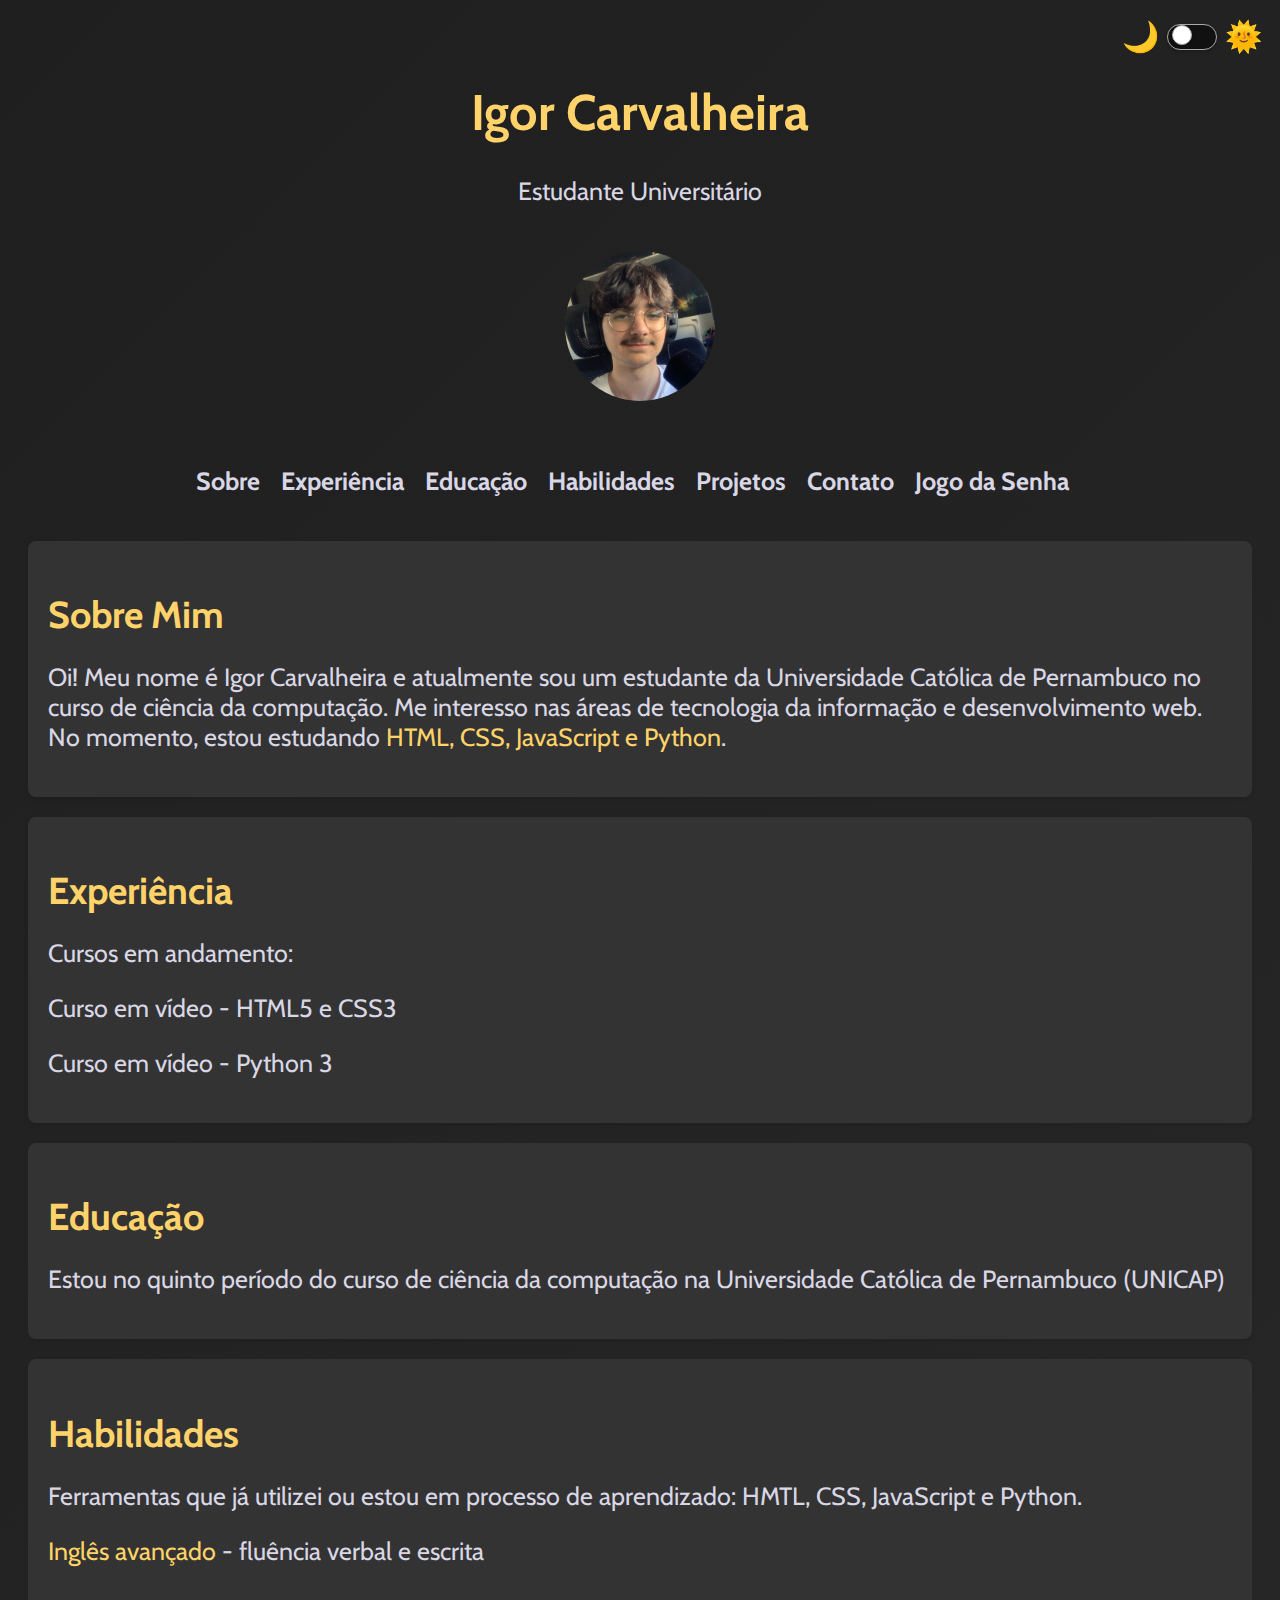
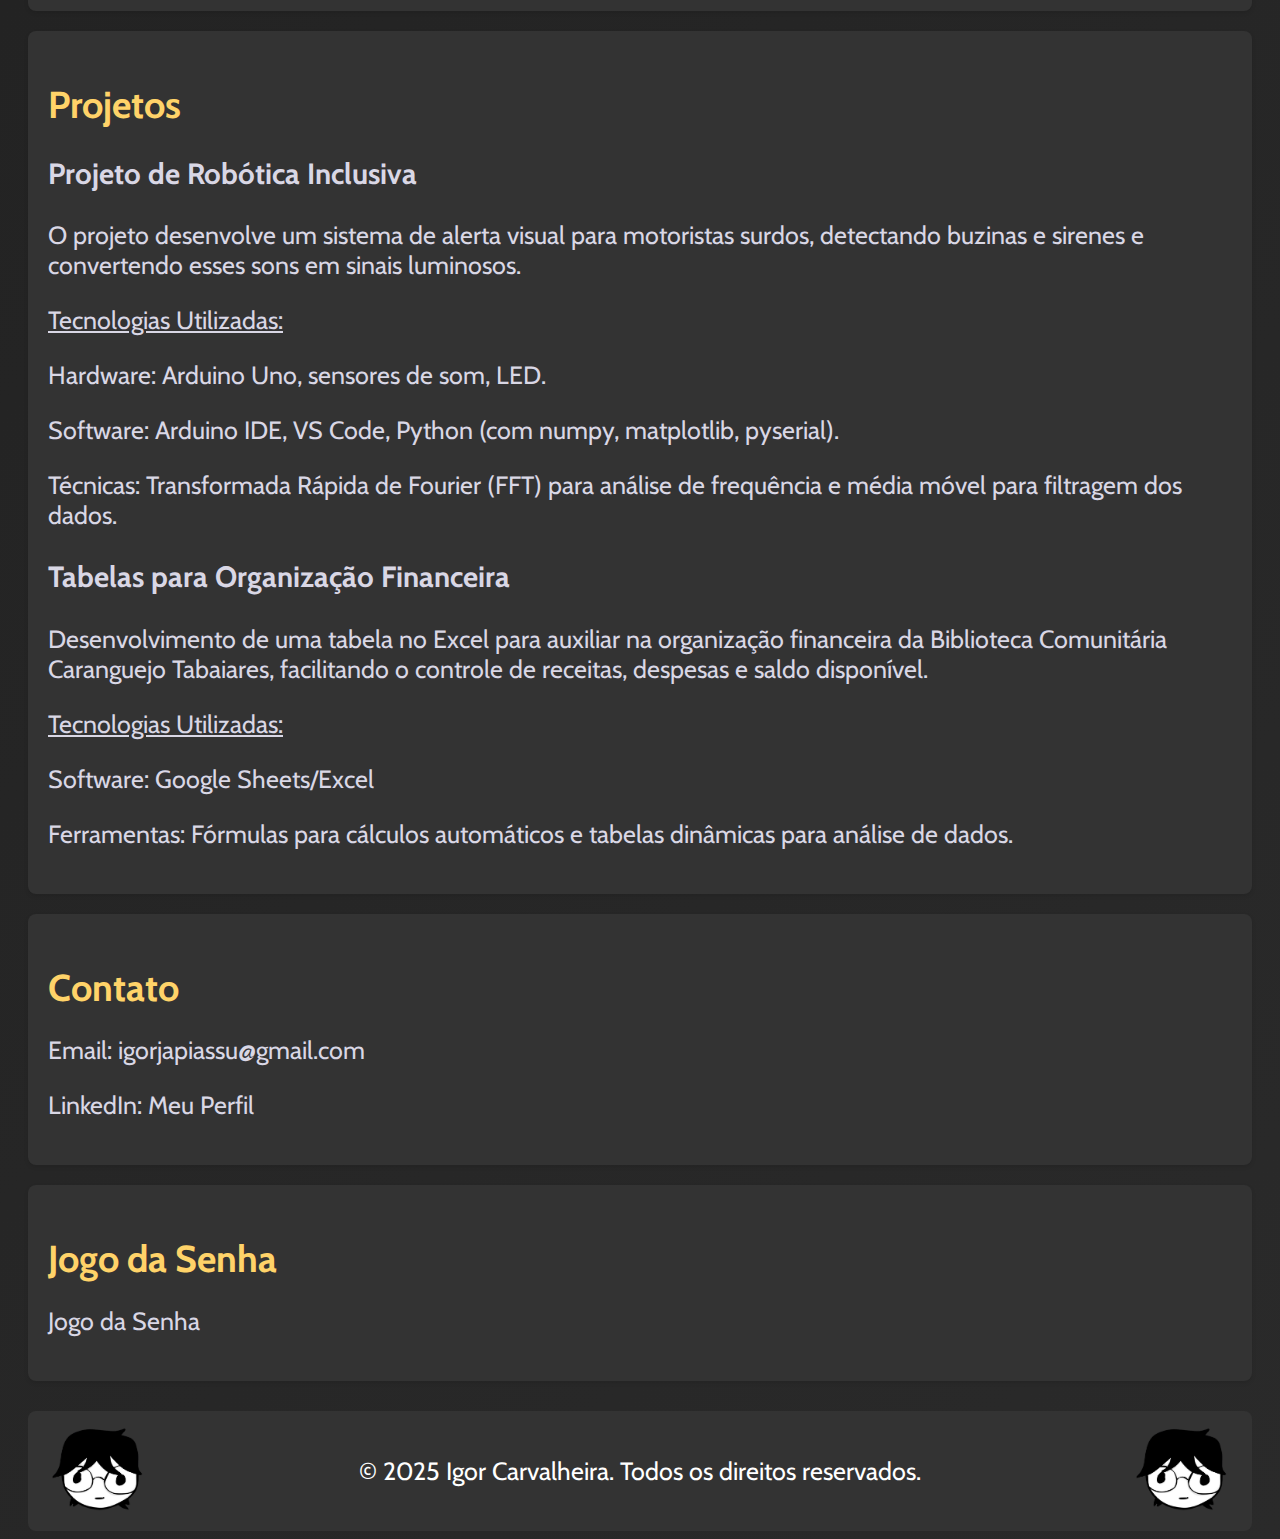
<file: index.html>
<html lang="pt-br">
<head>
    <meta charset="UTF-8">
    <meta name="viewport" content="width=device-width, initial-scale=1.0">
    <title>Meu Currículo</title>
    <link rel="stylesheet" href="style.css">
    <link rel="shortcut icon" href="./assets/Icon.ico" type="image/x-icon">
</head>
<body>
    <header>
        <h1>Igor Carvalheira</h1>
        <p>Estudante Universitário</p>
        <img src="./assets/Screenshot_3.png" alt="Minha Foto" class="foto-perfil">
        <img src="./assets/Design_sem_nome__6_-removebg-preview.png" alt="Logo" class="logo-esquerda">
        <img src="./assets/Design_sem_nome__6_-removebg-preview.png" alt="Logo" class="logo-direita">
    </header>
    
    <nav>
        <ul>
            <li><a href="#sobre">Sobre</a></li>
            <li><a href="#experiencia">Experiência</a></li>
            <li><a href="#educacao">Educação</a></li>
            <li><a href="#habilidades">Habilidades</a></li>
            <li><a href="#projetos">Projetos</a></li>
            <li><a href="#contato">Contato</a></li>
            <li><a href="#senha">Jogo da Senha</a></li>
        </ul>
    </nav>
    
    <section id="sobre">
        <h2>Sobre Mim</h2>
        <p>Oi! Meu nome é Igor Carvalheira e atualmente sou um estudante da Universidade Católica de Pernambuco no curso de ciência da computação. Me interesso nas áreas de tecnologia da informação e desenvolvimento web. No momento, estou estudando <span class="destaque">HTML, CSS, JavaScript e Python</span>.</p>
    </section>
    
    <section id="experiencia">
        <h2>Experiência</h2>
        <p>Cursos em andamento:</p>
        <p>Curso em vídeo - HTML5 e CSS3</p>
        <p>Curso em vídeo - Python 3</p>
    </section>
    
    <section id="educacao">
        <h2>Educação</h2>
        <p>Estou no quinto período do curso de ciência da computação na Universidade Católica de Pernambuco (UNICAP)</p>
    </section>
    
    <section id="habilidades">
        <h2>Habilidades</h2>
        <p>Ferramentas que já utilizei ou estou em processo de aprendizado: HMTL, CSS, JavaScript e Python.</p>
        <p><strong><span class="destaque">Inglês avançado</span></strong> - fluência verbal e escrita</p>
    </section>
    
    <section id="projetos">
        <h2>Projetos</h2>
        <h3>Projeto de Robótica Inclusiva</h3>
        <p>O projeto desenvolve um sistema de alerta visual para motoristas surdos, detectando 
            buzinas e sirenes e convertendo esses sons em sinais luminosos.</p>
            <p><u><strong>Tecnologias Utilizadas:</strong></u></p>
            <p><strong>Hardware:</strong> Arduino Uno, sensores de som, LED. </p>
            <p><strong>Software:</strong> Arduino IDE, VS Code, Python (com numpy, matplotlib, pyserial). </p>
            <p><strong>Técnicas:</strong> Transformada Rápida de Fourier (FFT) para análise de frequência e 
                média móvel para filtragem dos dados.</p>
        <h3>Tabelas para Organização Financeira</h3>
        <p>Desenvolvimento de uma tabela no Excel para auxiliar na organização financeira da 
            Biblioteca Comunitária Caranguejo Tabaiares, facilitando o controle de receitas, despesas e 
            saldo disponível.</p>
            <p><u><strong>Tecnologias Utilizadas:</strong></u></p>
            <p><strong>Software:</strong> Google Sheets/Excel</p>
            <p><strong>Ferramentas:</strong> Fórmulas para cálculos automáticos e tabelas dinâmicas para análise 
                de dados.</p>
    </section>
    
    <section id="contato">
        <h2>Contato</h2>
        <p>Email: <a href="mailto:igorjapiassu@gmail.com">igorjapiassu@gmail.com</a></p>
        <p>LinkedIn: <a href="https://www.linkedin.com/in/igor-carvalheira-228636332/" target="_blank">Meu Perfil</a></p>
    </section>

    <section id="senha">
        <h2>Jogo da Senha</h2>
        <p><a href="./jogo_senha/">Jogo da Senha</a></p>
    </section>
    
    <footer>
        <p>&copy; 2025 Igor Carvalheira. Todos os direitos reservados.</p>
        <div class="toggle-container">
            <span>🌙</span>
            <label class="switch">
                <input type="checkbox" id="toggleTheme">
                <span class="slider round"></span>
            </label>
            <span>🌞</span>
        </div>
    </footer>
    
    <script>
        const toggleTheme = document.getElementById("toggleTheme");
        const body = document.body;

        if (localStorage.getItem("darkMode") === "ativado") {
            body.classList.add("dark-mode");
            toggleTheme.checked = true;
        }

        toggleTheme.addEventListener("change", () => {
            if (toggleTheme.checked) {
                body.classList.add("dark-mode");
                localStorage.setItem("darkMode", "ativado");
            } else {
                body.classList.remove("dark-mode");
                localStorage.setItem("darkMode", "desativado");
            }
        });
    </script>
</body>
</html>
</file>
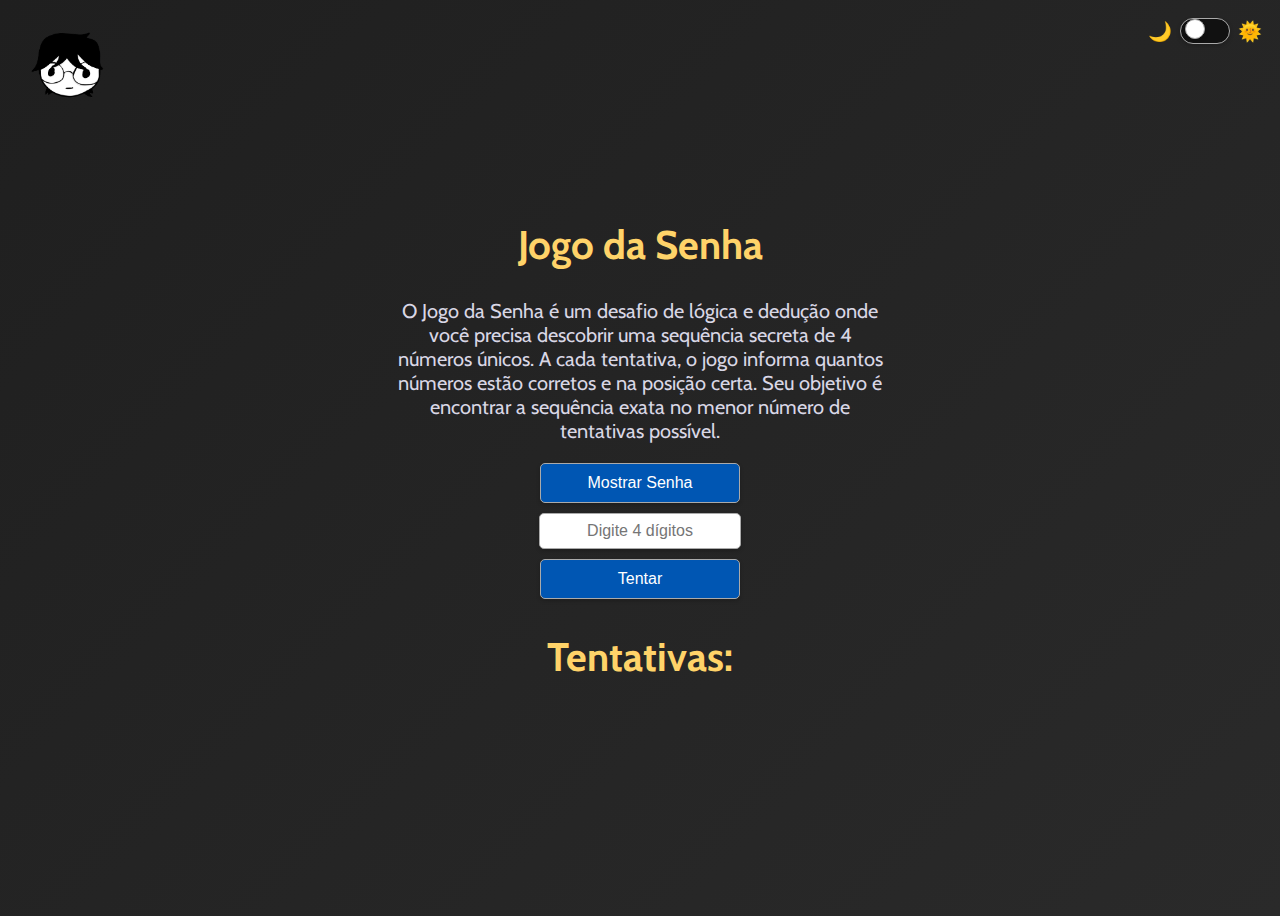
<file: jogo_senha/index.html>
<!DOCTYPE html>
<html lang="pt-br">
<head>
    <meta charset="UTF-8">
    <meta name="viewport" content="width=device-width, initial-scale=1.0">
    <title>Jogo da Senha</title>
    <link rel="stylesheet" href="style.css">
    <link rel="shortcut icon" href="../assets/Icon.ico" type="image/x-icon">
</head>
<body>
    <a href="../index.html">
        <img src="../assets/Design_sem_nome__6_-removebg-preview.png" alt="Logo" class="logo">
    </a>
    
    <audio id="musica" autoplay loop>
        <source src="../assets/Animal Crossing City Folk OST： Able Sisters.mp3" type="audio/mp3">
    </audio>
    <script>
        document.getElementById("musica").volume = 0.04;
    </script>

    <div class="jogo-senha">
        <h1>Jogo da Senha</h1>
        <p>O Jogo da Senha é um desafio de lógica e dedução onde você precisa descobrir uma sequência secreta de 4 números únicos. A cada tentativa, o jogo informa quantos números estão corretos e na posição certa. Seu objetivo é encontrar a sequência exata no menor número de tentativas possível.</p>
        <button id="mostrarSenha">Mostrar Senha</button>
        <input type="text" id="inputPalpite" maxlength="4" placeholder="Digite 4 dígitos">
        <button id="enviarPalpite">Tentar</button>
        <h2>Tentativas:</h2>
        <ul id="listaTentativas"></ul>
    </div>

<script src="script.js"></script>

    <div class="toggle-container">
        <span>🌙</span>
        <label class="switch">
            <input type="checkbox" id="toggleTheme">
            <span class="slider round"></span>
        </label>
        <span>🌞</span>
    </div>

    <script>
        const toggleTheme = document.getElementById("toggleTheme");
        const body = document.body;

        if (localStorage.getItem("darkMode") === "ativado") {
            body.classList.add("dark-mode");
            toggleTheme.checked = true;
        }

        toggleTheme.addEventListener("change", () => {
            if (toggleTheme.checked) {
                body.classList.add("dark-mode");
                localStorage.setItem("darkMode", "ativado");
            } else {
                body.classList.remove("dark-mode");
                localStorage.setItem("darkMode", "desativado");
            }
        });
    </script>
</body>
</html>
</file>
<file: style.css>
@import url('https://fonts.googleapis.com/css2?family=Cabin:ital,wght@0,400..700;1,400..700&display=swap');

body {
    background: linear-gradient(-45deg, #161616, #151515, #2a2a2a, #1f1f1f);
    background-size: 300% 300%;
    animation: flowBackgroundDark 10s infinite alternate ease-in-out;
    transition: background 0.5s ease-in-out, color 0.5s ease-in-out;
    font-family: "Cabin", sans-serif;
    font-weight: 200;
    font-size: 25;
    padding: 0 20px;
    display: flex;
    flex-direction: column;
    position: relative;
    color:#D9D7E5
}

@keyframes flowBackgroundDark {
    0% { background-position: 0% 0%; }
    50% { background-position: 100% 100%; }
    100% { background-position: 0% 0%; }
}

header {
    text-align: center;
    padding: 20px;
    margin-top: 20px;
}

h1 {
    transition: 0.3s ease-in-out, color 0.3s ease-in-out;
    color: #FFD369;
}

.foto-perfil {
    border-radius: 50%;
    width: 150px;
    height: 150px;
    object-fit: cover;
    margin-top: 20px;
}

.logo-esquerda {
    position: absolute; 
    bottom: 13px;
    left: 40px;
    width: 100px;
    height: auto;
    height: auto;
    z-index: 10;
}

.logo-direita {
    position: absolute; 
    bottom: 13px;
    right: 40px;
    width: 100px;
    height: auto;
    height: auto;
    z-index: 10;
}

.destaque {
    color: #FFD369;
}

section {
    margin-top: 20px;
    padding: 20px;
    background-color: #333;
    border-radius: 8px;
    box-shadow: 0 2px 4px rgba(0, 0, 0, 0.1);
}

h2 {
    transition: 0.3s ease-in-out, color 0.3s ease-in-out;
    color: #FFD369;
    font-size: 1.5em;
    margin-bottom: 10px;
}

html {
    scroll-behavior: smooth;
}

nav {
    margin-top: 20px;
    text-align: center;
}

nav ul {
    list-style-type: none;
    padding: 0;
}

nav ul li {
    display: inline;
    margin-right: 15px;
}

nav ul li a {
    text-decoration: none;
    color: #D9D7E5;
    font-weight: bold;
    transition: color 0.3s ease;
}

nav ul li a:hover {
    color: #0056b3;
}

.dark-mode nav ul li a {
    color:#161616
}

.dark-mode section {
    background-color: #f4f4f4;
}

.dark-mode footer {
    color: #161616;
    background-color: #f4f4f4;
}

footer {
    margin-top: 30px;
    padding: 20px;
    text-align: center;
    background-color: #333;
    color: #fff;
    border-radius: 8px;
}

a {
    color: #D9D7E5;
    text-decoration: none;
}

a:hover {
    color: #0056b3;
}


.dark-mode {
    background: linear-gradient(-45deg, #e0e0e0, #d4d4d4, #bcbcbc, #a6a6a6);
    background-size: 400% 400%;
    animation: flowBackgroundLight 6s infinite linear;
    color: #161616;
}

@keyframes flowBackgroundLight {
    0% { background-position: 0% 0%; }
    50% { background-position: 100% 100%; }
    100% { background-position: 0% 0%; }
}

.dark-mode h1 {
    color: #5A6A85;
}

.dark-mode h2 {
    color: #5A6A85;
}

.dark-mode a {
    color: #161616
}

body.dark-mode a:hover {
    color: #0056b3;
}

.toggle-container {
    position: absolute;
    top: 10px;
    right: 10px;
    display: flex;
    align-items: center;
    gap: 8px;
    font-size: 1.2em;
}

.switch {
    position: relative;
    display: inline-block;
    width: 50px;
    height: 26px;
}

.switch input {
    opacity: 0;
    width: 0;
    height: 0;
}

.slider {
    position: absolute;
    cursor: pointer;
    top: 0;
    left: 0;
    right: 0;
    bottom: 0;
    background-color: #111;
    transition: 0.4s;
    border-radius: 34px;
    border: 1px solid #aaa;
    box-shadow: 0 2px 4px rgba(0, 0, 0, 0.2);
}

.slider:before {
    position: absolute;
    content: "";
    height: 18px;
    width: 18px;
    left: 4px;
    bottom: 4px;
    background-color: white;
    transition: 0.4s;
    border-radius: 50%;
    border: 1px solid #aaa;
    box-shadow: 0 2px 4px rgba(0, 0, 0, 0.2);
}

input:checked + .slider {
    background-color: #ccc;
}

input:checked + .slider:before {
    transform: translateX(24px);
}
</file>
<file: jogo_senha/style.css>
@import url('https://fonts.googleapis.com/css2?family=Cabin:ital,wght@0,400..700;1,400..700&display=swap');

body {
    background: linear-gradient(-45deg, #161616, #151515, #2a2a2a, #1f1f1f);
    background-size: 300% 300%;
    animation: flowBackgroundDark 10s infinite alternate ease-in-out;
    transition: background 0.5s ease-in-out, color 0.5s ease-in-out;
    font-family: "Cabin", sans-serif;
    font-weight: 200;
    font-size: 25;
    padding: 0 20px;
    display: flex;
    flex-direction: column;
    position: relative;
    color:#D9D7E5
}

@keyframes flowBackgroundDark {
    0% { background-position: 0% 0%; }
    50% { background-position: 100% 100%; }
    100% { background-position: 0% 0%; }
}

.dark-mode {
    background: linear-gradient(-45deg, #e0e0e0, #d4d4d4, #bcbcbc, #a6a6a6);
    background-size: 400% 400%;
    animation: flowBackgroundLight 6s infinite linear;
    color: #161616;
}

@keyframes flowBackgroundLight {
    0% { background-position: 0% 0%; }
    50% { background-position: 100% 100%; }
    100% { background-position: 0% 0%; }
}

.dark-mode h1,.dark-mode h2 {
    color:#5A6A85;
}

.logo {
    position: absolute;
    top: 0;
    left: 0;
    margin: 20px;
    width: 80px;
}

h1, h2 {
    color: #FFD369;
    font-size: 40px;
    text-align: center;
    margin-bottom: 10px;
}

p {
    max-width: 500px;
    font-size: 20px;
    text-align: center;
}

ul {
    color: #161616;
}

.jogo-senha {
    display: flex;
    flex-direction: column;
    align-items: center;
    justify-content: center;
    height: 100vh;
}

input {
    position: center;
    width: 184px;
    padding: 8px;
    font-size: 16px;
    border: none;
    border-radius: 5px;
    margin: 10px;
    text-align: center;
    border: 1px solid #aaa;
    box-shadow: 0 2px 4px rgba(0, 0, 0, 0.2);
}

button {
    width: 200px;
    padding: 10px 15px;
    font-size: 16px;
    cursor: pointer;
    background-color: #0056b3;
    color: white;
    border: none;
    border-radius: 5px;
    transition: 0.3s;
    border: 1px solid #aaa;
    box-shadow: 0 2px 4px rgba(0, 0, 0, 0.2);
}

button:hover {
    background-color: #00448b;
}

ul {
    max-height: 500px;
    overflow-y: auto;
    padding: 10px;
    list-style: none;
    padding: 0;
}

li {
    font-size: 30px;
    padding: 8px;
    margin: 5px;
    color: #D9D7E5;
    background-color: #202020;
    border: 1px solid #ccc;
    border-radius: 5px;
}

.dark-mode li {
    font-size: 50px;
    color: #161616;
    padding: 8px;
    margin: 5px;
    background-color: #f4f4f4;
    border: 1px solid #ccc;
    border-radius: 5px;
}

.toggle-container {
    position: absolute;
    top: 10px;
    right: 10px;
    display: flex;
    align-items: center;
    gap: 8px;
    font-size: 1.2em;
}

.switch {
    position: relative;
    display: inline-block;
    width: 50px;
    height: 26px;
}

.switch input {
    opacity: 0;
    width: 0;
    height: 0;
}

.slider {
    position: absolute;
    cursor: pointer;
    top: 0;
    left: 0;
    right: 0;
    bottom: 0;
    background-color: #111;
    transition: 0.4s;
    border-radius: 34px;
    border: 1px solid #aaa;
    box-shadow: 0 2px 4px rgba(0, 0, 0, 0.2);
}

.slider:before {
    position: absolute;
    content: "";
    height: 18px;
    width: 18px;
    left: 4px;
    bottom: 4px;
    background-color: white;
    transition: 0.4s;
    border-radius: 50%;
    border: 1px solid #aaa;
    box-shadow: 0 2px 4px rgba(0, 0, 0, 0.2);
}

input:checked + .slider {
    background-color: #ccc;
}

input:checked + .slider:before {
    transform: translateX(24px);
}
</file>
